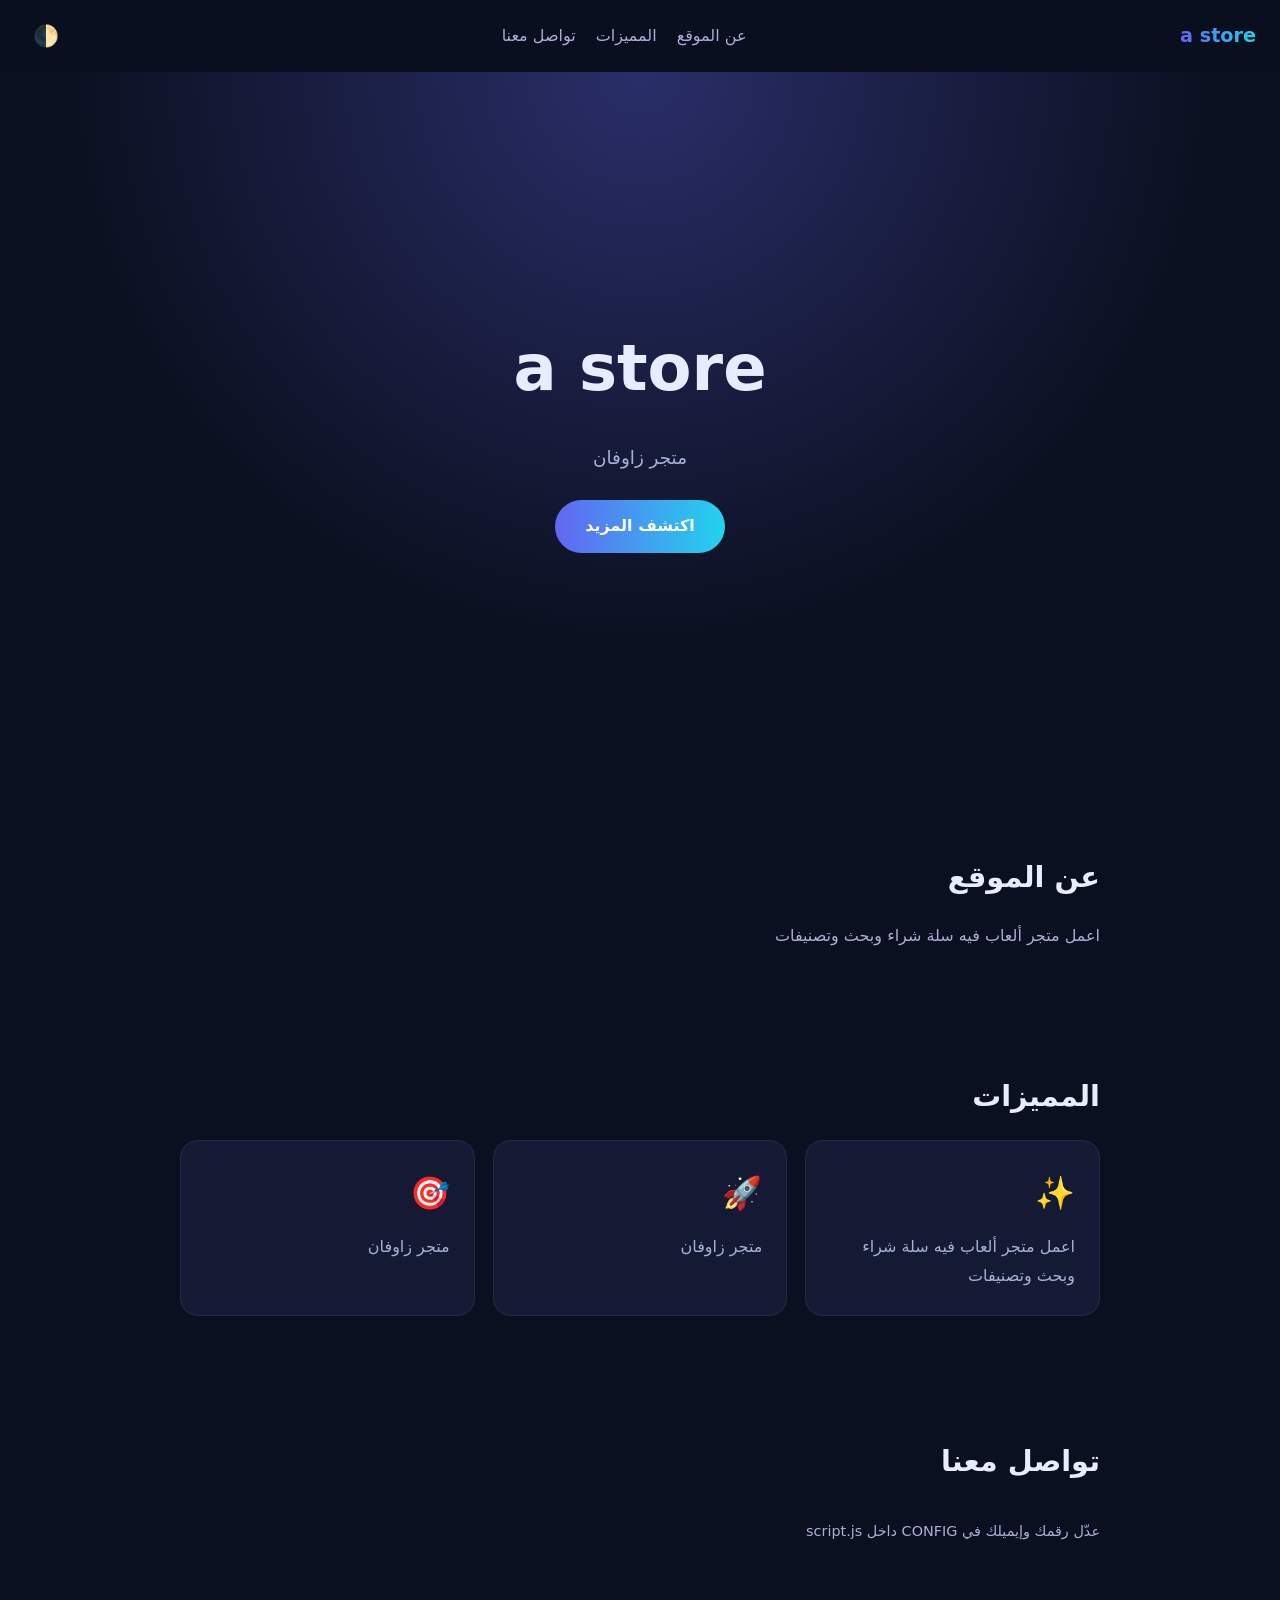
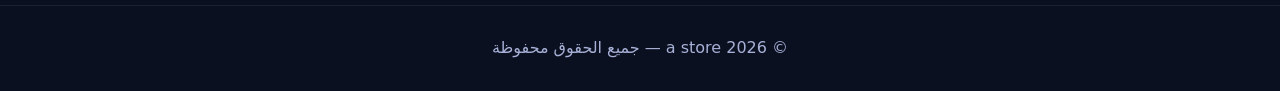
<file: index.html>
<!DOCTYPE html>
<html lang="ar" dir="rtl">

<head>

<meta charset="utf-8">

<meta
name="viewport"
content="width=device-width, initial-scale=1"
>

<title>a store</title>

<meta
name="description"
content="متجر زاوفان"
>

<meta
property="og:title"
content="a store"
>

<meta
property="og:description"
content="متجر زاوفان"
>

<meta
property="og:type"
content="website"
>

<link
rel="stylesheet"
href="style.css"
>

<link rel="canonical" href="https://swzwkyakstraym-hue.github.io/a-store/">
<link rel="icon" href="data:image/svg+xml,%3Csvg%20xmlns%3D'http%3A%2F%2Fwww.w3.org%2F2000%2Fsvg'%20viewBox%3D'0%200%20100%20100'%3E%3Ctext%20y%3D'.9em'%20font-size%3D'90'%3E%E2%9C%A8%3C%2Ftext%3E%3C%2Fsvg%3E">
</head>

<body>

<header class="nav">

<a
class="logo"
href="#top"
>
a store
</a>

<nav id="menu">

<a href="#about">
عن الموقع
</a>

<a href="#features">
المميزات
</a>

<a href="#contact">
تواصل معنا
</a>

</nav>

<div class="nav-actions">

<button
id="themeBtn"
aria-label="theme"
>
🌓
</button>

<button
id="menuBtn"
aria-label="menu"
>
☰
</button>

</div>

</header>

<main id="top">

<section class="hero">

<h1>
a store
</h1>

<p>
متجر زاوفان
</p>

<a
class="btn"
href="#about"
>
اكتشف المزيد
</a>

</section>

<section
id="about"
class="wrap reveal"
>

<h2>
عن الموقع
</h2>

<p>
اعمل متجر ألعاب فيه سلة شراء وبحث وتصنيفات
</p>

</section>

<section
id="features"
class="wrap reveal"
>

<h2>
المميزات
</h2>

<div class="grid">


<div class="card">

<span>
✨
</span>

<p>
اعمل متجر ألعاب فيه سلة شراء وبحث وتصنيفات
</p>

</div>


<div class="card">

<span>
🚀
</span>

<p>
متجر زاوفان
</p>

</div>


<div class="card">

<span>
🎯
</span>

<p>
متجر زاوفان
</p>

</div>


</div>

</section>

<section
id="contact"
class="wrap reveal"
>

<h2>
تواصل معنا
</h2>

<div class="cta-row">

<a
class="btn"
id="waBtn"
href="#"
hidden
>
واتساب
</a>

<a
class="btn alt"
id="mailBtn"
href="#"
hidden
>
إيميل
</a>

</div>

<p
class="hint"
id="hint"
>
عدّل رقمك وإيميلك في CONFIG داخل script.js
</p>

</section>

</main>

<footer>

©
<span id="year"></span>
a store
—
جميع الحقوق محفوظة

</footer>

<script
src="script.js"
defer
></script>

</body>

</html>
</file>
<file: style.css>
:root{
--c1:#6366f1;
--c2:#22d3ee;
--bg:#0b1020;
--card:#141a33;
--text:#e8ecff;
--muted:#a7b0d6;
--nav:rgba(11,16,32,.85)
}

[data-theme=light]{
--bg:#f6f7fc;
--card:#fff;
--text:#14182b;
--muted:#59607f;
--nav:rgba(246,247,252,.9)
}

*{
box-sizing:border-box;
margin:0;
padding:0
}

[hidden]{
display:none!important
}

html{
scroll-behavior:smooth
}

body{
font-family:system-ui,-apple-system,'Segoe UI',Tahoma,sans-serif;
background:var(--bg);
color:var(--text);
line-height:1.8;
transition:background .3s,color .3s
}

a{
color:inherit;
text-decoration:none
}

.nav{
position:sticky;
top:0;
z-index:10;
display:flex;
align-items:center;
justify-content:space-between;
padding:14px 24px;
background:var(--nav);
backdrop-filter:blur(10px)
}

.logo{
font-weight:800;
font-size:1.2rem;
background:linear-gradient(
90deg,
var(--c1),
var(--c2)
);
-webkit-background-clip:text;
background-clip:text;
color:transparent
}

#menu{
display:flex;
gap:20px
}

#menu a{
color:var(--muted)
}

#menu a:hover{
color:var(--text)
}

.nav-actions{
display:flex;
gap:6px
}

.nav-actions button{
background:none;
border:0;
color:var(--text);
font-size:1.3rem;
cursor:pointer;
min-width:44px;
min-height:44px
}

#menuBtn{
display:none
}

.hero{
min-height:80vh;
display:flex;
flex-direction:column;
align-items:center;
justify-content:center;
text-align:center;
padding:40px 20px;
background:
radial-gradient(
circle at 50% 0,
color-mix(
in srgb,
var(--c1) 35%,
transparent
),
transparent 60%
)
}

.hero h1{
font-size:clamp(
2.2rem,
7vw,
4rem
);
margin-bottom:14px
}

.hero p{
max-width:640px;
color:var(--muted);
font-size:1.15rem;
margin-bottom:26px
}

.btn{
display:inline-block;
padding:12px 30px;
border-radius:999px;
font-weight:700;
color:#fff;
background:
linear-gradient(
90deg,
var(--c1),
var(--c2)
)
}

.btn.alt{
background:transparent;
border:2px solid var(--c1);
color:var(--text)
}

.cta-row{
display:flex;
gap:12px;
flex-wrap:wrap
}

.hint{
margin-top:14px;
font-size:.9rem
}

.wrap{
max-width:960px;
margin:0 auto;
padding:60px 20px
}

.wrap h2{
font-size:1.8rem;
margin-bottom:18px
}

.wrap p{
color:var(--muted)
}

.grid{
display:grid;
grid-template-columns:
repeat(
auto-fit,
minmax(240px,1fr)
);
gap:18px
}

.card{
background:var(--card);
padding:24px;
border-radius:18px;
border:1px solid rgba(
128,
128,
160,
.15
)
}

.card span{
font-size:2rem
}

.card p{
margin-top:10px
}

footer{
text-align:center;
padding:28px;
color:var(--muted);
border-top:1px solid rgba(
128,
128,
160,
.15
)
}

.reveal{
opacity:0;
transform:translateY(20px);
transition:.6s
}

.reveal.show{
opacity:1;
transform:none
}

:focus-visible{
outline:3px solid var(--c2);
outline-offset:3px
}

@media(
prefers-reduced-motion:reduce
){

.reveal{
opacity:1;
transform:none;
transition:none
}

html{
scroll-behavior:auto
}

}

@media(
max-width:640px
){

#menuBtn{
display:block
}

#menu{
display:none;
position:absolute;
top:100%;
inset-inline:0;
flex-direction:column;
background:var(--bg);
padding:16px 24px
}

#menu.open{
display:flex
}

}
</file>
